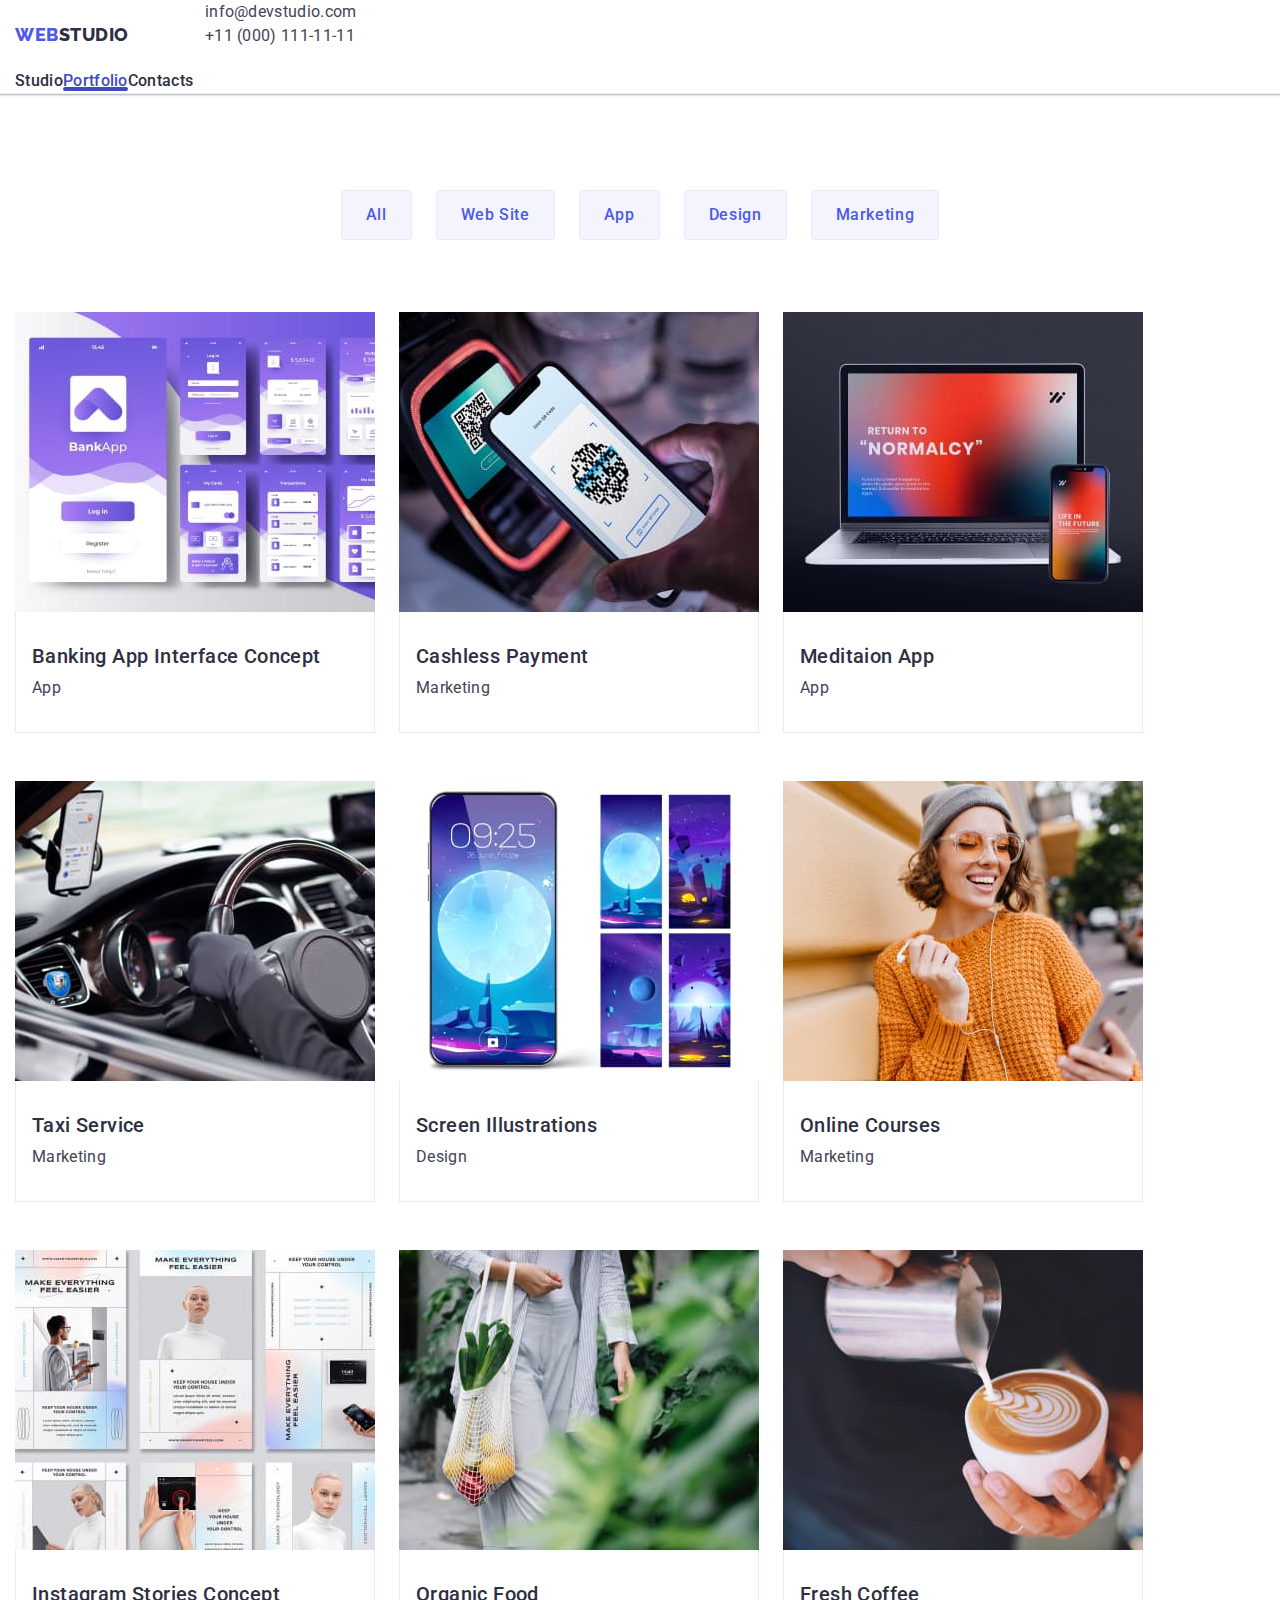
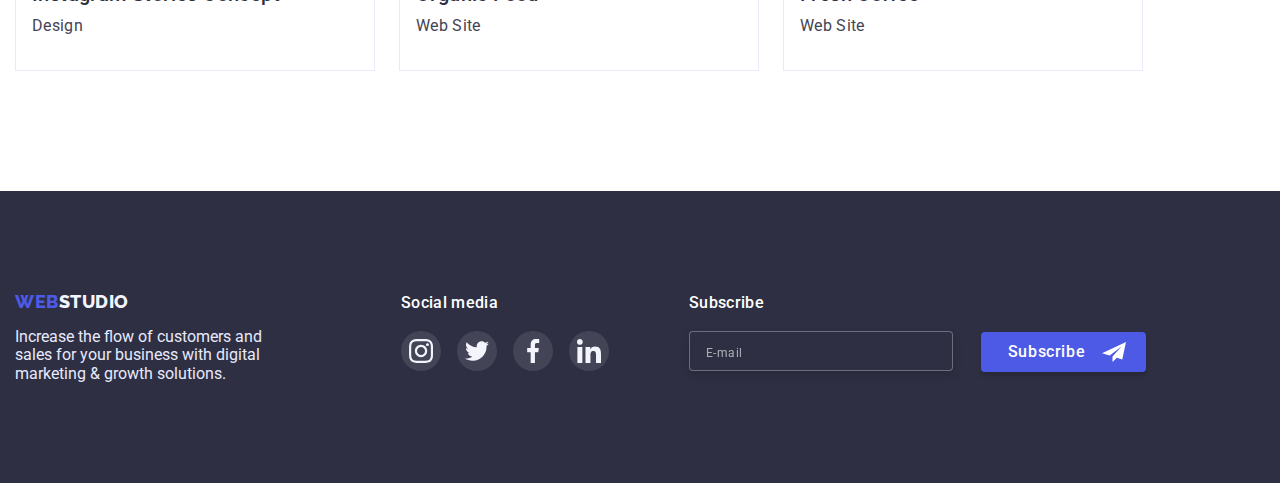
<file: portfolio.html>
<!DOCTYPE html>
<html lang="en">
  <head>
    <meta charset="UTF-8" />
    <meta http-equiv="X-UA-Compatible" content="IE=edge" />
    <meta name="viewport" content="width=device-width, initial-scale=1.0" />
    <link
      href="https://fonts.googleapis.com/css2?family=Raleway:wght@800&family=Roboto:wght@400;500;700;900&display=swap"
      rel="stylesheet"
    />
    <title>WebStudio</title>
    <link rel="stylesheet" href="./css/modern-normalize.css" />
    <link rel="preconnect" href="https://fonts.googleapis.com" />
    <link rel="preconnect" href="https://fonts.gstatic.com" crossorigin />
    <link rel="stylesheet" href="./css/styles.css" />
  </head>
  <body>
    <header class="header">
      <div class="container nav-container">
        <nav class="nav-header">
          <a href="./index.html" class="header-link logo-first link">Web<span class="logo-header">Studio</span>
          </a>
          <ul class="list site-nav">
            <li><a href="./index.html" class="transition header-link link header-nav">Studio</a></li>
            <li>
              <a href="./portfolio.html" class="header-link link header-nav active">Portfolio</a>
            </li>
            <li><a href="" class="transition header-link link header-nav">Contacts</a></li>
          </ul>
        </nav>
        <div class="additional-nav">
          <address>
            <ul class="list">
              <li>
                <a href="mailto:info@devstudio.com" class="transition header-link link header-contacts"
                  >info@devstudio.com</a
                >
              </li>
              <li>
                <a href="tel:+110001111111" class="transition header-link link header-contacts"
                  >+11 (000) 111-11-11</a
                >
              </li>
            </ul>
          </address>
        </div>
      </div>
    </header>
    <main>
      <section class="our-portfolio">
        <div class="container">
          <h1 class="visually-hidden">Portfolio</h1>
          <ul class="list portfolio-btn-list">
            <li><button type="button" class="transition portfolio-btn">All</button></li>
            <li>
              <button type="button" class="transition portfolio-btn">Web Site</button>
            </li>
            <li><button type="button" class="transition portfolio-btn">App</button></li>
            <li><button type="button" class="transition portfolio-btn">Design</button></li>
            <li>
              <button type="button" class="transition portfolio-btn">Marketing</button>
            </li>
          </ul>
          <ul class="list our-works">
            <li class="work-item">
              <a>
                <div class="portfolio-top-wrap">
                <img
                  src="./images/first-portf-photo.jpg"
                  alt="Banking app interface"
                  width="360"
                  class="work-img"
                />
                <div class="portfolio-item-overlay"><p class="overlay-dscr">14 Stylish and User-Friendly App Design Concepts · Task Manager App · Calorie Tracker App · Exotic Fruit Ecommerce App · Cloud Storage App</p></div>
              </div>
                <div class="work-rec">
                  <h3 class="work-dscr">Banking App Interface Concept</h3>
                  <p class="portfolio-filter">App</p>
                </div></a
              >
            </li>
            <li class="work-item">
              <a
                >
                <div class="portfolio-top-wrap"><img
                  src="./images/second-portf-photo.jpg"
                  alt="Payment by phone"
                  width="360"
                  class="work-img"
                />
                <div class="portfolio-item-overlay"><p class="overlay-dscr">14 Stylish and User-Friendly App Design Concepts · Task Manager App · Calorie Tracker App · Exotic Fruit Ecommerce App · Cloud Storage App</p></div>
              </div>
                <div class="work-rec">
                  <h3 class="work-dscr">Cashless Payment</h3>
                  <p class="portfolio-filter">Marketing</p>
                </div></a
              >
            </li>
            <li class="work-item">
              <a
                >
                <div class="portfolio-top-wrap"><img
                  src="./images/third-portf-photo.jpg"
                  alt="Laptop and phone"
                  width="360"
                  class="work-img"
                />
                <div class="portfolio-item-overlay"><p class="overlay-dscr">14 Stylish and User-Friendly App Design Concepts · Task Manager App · Calorie Tracker App · Exotic Fruit Ecommerce App · Cloud Storage App</p></div>
              </div>
                <div class="work-rec">
                  <h3 class="work-dscr">Meditaion App</h3>
                  <p class="portfolio-filter">App</p>
                </div></a
              >
            </li>
            <li class="work-item">
              <a
                >
                <div class="portfolio-top-wrap"><img
                  src="./images/four-portf-photo.jpg"
                  alt="Driwer place"
                  width="360"
                  class="work-img"
                />
                <div class="portfolio-item-overlay"><p class="overlay-dscr">14 Stylish and User-Friendly App Design Concepts · Task Manager App · Calorie Tracker App · Exotic Fruit Ecommerce App · Cloud Storage App</p></div>
              </div>
                <div class="work-rec">
                  <h3 class="work-dscr">Taxi Service</h3>
                  <p class="portfolio-filter">Marketing</p>
                </div></a
              >
            </li>
            <li class="work-item">
              <a
                >
                <div class="portfolio-top-wrap"><img
                  src="./images/fifth-portf-photo.jpg"
                  alt="Moon night on phone screen"
                  width="360"
                  class="work-img"
                />
                <div class="portfolio-item-overlay"><p class="overlay-dscr">14 Stylish and User-Friendly App Design Concepts · Task Manager App · Calorie Tracker App · Exotic Fruit Ecommerce App · Cloud Storage App</p></div>
              </div>
                <div class="work-rec">
                  <h3 class="work-dscr">Screen Illustrations</h3>
                  <p class="portfolio-filter">Design</p>
                </div></a
              >
            </li>
            <li class="work-item">
              <a
                >
                <div class="portfolio-top-wrap"><img
                  src="./images/sixth-portf-photo.jpg"
                  alt="Woman speaks on phone"
                  width="360"
                  class="work-img"
                />
                <div class="portfolio-item-overlay"><p class="overlay-dscr">14 Stylish and User-Friendly App Design Concepts · Task Manager App · Calorie Tracker App · Exotic Fruit Ecommerce App · Cloud Storage App</p></div>
              </div>
                <div class="work-rec">
                  <h3 class="work-dscr">Online Courses</h3>
                  <p class="portfolio-filter">Marketing</p>
                </div></a
              >
            </li>
            <li class="work-item">
              <a
                >
                <div class="portfolio-top-wrap"><img
                  src="./images/seventh-portf-photo.jpg"
                  alt="Concepts of instagram stories"
                  width="360"
                  class="work-img"
                />
                <div class="portfolio-item-overlay"><p class="overlay-dscr">14 Stylish and User-Friendly App Design Concepts · Task Manager App · Calorie Tracker App · Exotic Fruit Ecommerce App · Cloud Storage App</p></div>
              </div>
                <div class="work-rec">
                  <h3 class="work-dscr">Instagram Stories Concept</h3>
                  <p class="portfolio-filter">Design</p>
                </div></a
              >
            </li>
            <li class="work-item">
              <a
                >
                <div class="portfolio-top-wrap"><img
                  src="./images/eighth-portf-photo.jpg"
                  alt="Vegetables"
                  width="360"
                  class="work-img"
                />
                <div class="portfolio-item-overlay"><p class="overlay-dscr">14 Stylish and User-Friendly App Design Concepts · Task Manager App · Calorie Tracker App · Exotic Fruit Ecommerce App · Cloud Storage App</p></div>
              </div>
                <div class="work-rec">
                  <h3 class="work-dscr">Organic Food</h3>
                  <p class="portfolio-filter">Web Site</p>
                </div></a
              >
            </li>
            <li class="work-item">
              <a
                >
                <div class="portfolio-top-wrap"><img
                  src="./images/ninth-portf-photo.jpg"
                  alt="Coffee"
                  width="360"
                  class="work-img"
                />
                <div class="portfolio-item-overlay"><p class="overlay-dscr">14 Stylish and User-Friendly App Design Concepts · Task Manager App · Calorie Tracker App · Exotic Fruit Ecommerce App · Cloud Storage App</p></div>
              </div>
                <div class="work-rec">
                  <h3 class="work-dscr">Fresh Coffee</h3>
                  <p class="portfolio-filter">Web Site</p>
                </div></a
              >
            </li>
          </ul>
        </div>
      </section>
    </main>
    <footer class="footer">
      <div class="container">
        <ul class="footer-list list">
          <li class="footer-list-item">
            <a href="./index.html" class="logo-foot link"
              >Web<span class="logo-footer">Studio</span></a
            >
            <p class="footer-text">
              Increase the flow of customers and sales for your business with
              digital marketing & growth solutions.
            </p>
          </li>
          <li class="footer-list-item">
            <p class="footer-social-title">Social media</p>
            <ul class="footer-social-list list">
              <li class="footer-social-media">
                <a href="" class="transition footer-social link">
                  <svg class="footer-social-icon">
                    <use href="./images/symbol-defs.svg#icon-instagram"></use>
                  </svg>
                </a>
              </li>
              <li class="footer-social-media">
                <a href="" class="transition footer-social link">
                  <svg class="footer-social-icon">
                    <use href="./images/symbol-defs.svg#icon-twitter"></use>
                  </svg>
                </a>
              </li>
              <li class="footer-social-media">
                <a href="" class="transition footer-social link">
                  <svg class="footer-social-icon">
                    <use href="./images/symbol-defs.svg#icon-facebook"></use>
                  </svg>
                </a>
              </li>
              <li class="footer-social-media">
                <a href="" class="transition footer-social link">
                  <svg class="footer-social-icon">
                    <use href="./images/symbol-defs.svg#icon-linkedin"></use>
                  </svg>
                </a>
              </li>
            </ul>
            <li>
              <p class="footer-form-text-span">Subscribe</p>
              <form action="">
                <div class="footer-form-group">
                  <label class="footer-form-text">
                    <input type="text" placeholder="E-mail" class="footer-form-input">
                  </label>
                  <button class="footer-form-btn transition">Subscribe                   
                    <svg class="footer-form-icon">
                      <use href="./images/symbol-defs.svg#icon-telegram"></use>
                    </svg>
                  </button>
                </div>
              </form>
            </li>
          </li>
        </ul>
      </div>
    </footer>
  </body>
</html>
</file>
<file: css/styles.css>
:root {
  --Primary-brand-color: #4d5ae5;
  --Pressed-state-color: #404bbf;
  --Dark-color: #2e2f42;
  --Success-color: #31d0aa;
  --Text-color: #434455;
  --Subtle-text-color: #8e8f99;
  --Accent-color: #e7e9fc;
  --Light-color: #f4f4fd;
  --Modal-overlay-color: #2e2f42;
  --Hero-background-color: #2e2f42;
  --Hero-text-color: #ffffff;
  --basic-margin: 120px;
  --second-margin: 24px;
}

h1,
h2,
h3,
h4,
h5,
h6,
p {
  margin: 0;
}

.transition {
  transition: color 250ms cubic-bezier(0.4, 0, 0.2, 1),
    background 250ms cubic-bezier(0.4, 0, 0.2, 1),
    border 250ms cubic-bezier(0.4, 0, 0.2, 1);
}

ul {
  margin: 0;
  padding: 0;
}

img {
  display: block;
}

body {
  background-color: var(--Hero-text-color);
  font-family: "Roboto", sans-serif;
  color: var(--Dark-color);
}

.scroll-disabled{
  overflow: hidden;
}

.container {
  width: 100%;
  margin: 0 auto;
  padding-left: 15px;
  padding-right: 15px;
}

.list {
  list-style: none;
}

.visually-hidden {
  position: absolute;
  width: 1px;
  height: 1px;
  margin: -1px;
  border: 0;
  padding: 0;
  white-space: nowrap;
  clip-path: inset(100%);
  clip: rect(0 0 0 0);
  overflow: hidden;
}

.link {
  text-decoration: none;
}
/* header */

.header-modal-close-icon {
  width: 8px;
  height: 8px;
  position: absolute;
  top: 50%;
  left: 50%;
  transform: translate(-50%, -50%);
  fill: currentColor;
}



.header-modal-close {
  position: absolute;
  right: 24px;
  top: 24px;
  background: var(--Accent-color);
  border: 1px solid rgba(0, 0, 0, 0.1);
  border-radius: 50%;
  align-items: center;
  height: 24px;
  width: 24px;
}

.header-modal-close:hover,
.header-modal-close:focus {
  cursor: pointer;
  background: var(--Pressed-state-color);
  border-color: var(--Pressed-state-color);
  border-radius: 50%;
}

.header-modal-close:is(:hover, :focus) {
  color: var(--Hero-text-color);
}


.header {
  border-bottom: 1px solid var(--Accent-color);
  box-shadow: 0px 2px 1px rgba(46, 47, 66, 0.08),
    0px 1px 1px rgba(46, 47, 66, 0.16), 0px 1px 6px rgba(46, 47, 66, 0.08);
}


.logo-first {
  padding-top: 24px;
  padding-bottom: 24px;
}



.site-nav {
  display: flex;
}

.logo-first {
  font-family: "Raleway";
  font-style: normal;
  font-weight: 800;
  font-size: 18px;
  line-height: calc(21 / 18);
  display: flex;
  align-items: center;
  letter-spacing: 0.03em;
  text-transform: uppercase;
  color: var(--Primary-brand-color);
  margin-right: 76px;
  padding-left: 0;
}



.nav-container {
  display: flex;
  position: relative;
}

.logo-header {
  color: var(--Dark-color);
}

.header-nav {
  font-weight: 500;
  font-size: 16px;
  line-height: calc(24 / 16);
  letter-spacing: 0.02em;
  color: var(--Dark-color);
  position: relative;

}

.header-link.active::after {
  content: "";
  width: 100%;
  height: 4px;
  border-radius: 2px;
  background: var(--Pressed-state-color);
  position: absolute;
  left: 0;
  bottom: -1px;
}

.header-link.active {
  color: var(--Pressed-state-color);
}



.header-contacts {
  font-size: 16px;
  line-height: calc(24 / 16);
  letter-spacing: 0.02em;
  color: var(--Text-color);
  font-style: normal;
}

.header-nav:hover,
.header-nav:focus {
  color: var(--Pressed-state-color);
}

.header-contacts:hover,
.header-contacts:focus {
  color: var(--Pressed-state-color);
}

/* main page */

/* hero sectoin */
.hero-main {
  padding-bottom: 188px;
  padding-top: 188px;
  text-align: center;
  background-image: linear-gradient(
      rgba(46, 47, 66, 0.7),
      rgba(46, 47, 66, 0.7)
    ),
    url(../images/mobile-background.jpg);
  background-repeat: no-repeat;
  background-position: center;
  background-size: 768px;
}

.hero-hover {
  font-weight: 700;
  letter-spacing: 0.02em;
  color: var(--Hero-text-color);
}

.hero-btn {
  font-family: "Roboto";
  font-style: normal;
  font-weight: 500;
  font-size: 16px;
  line-height: calc(24 / 16);
  align-items: center;
  letter-spacing: 0.04em;
  color: var(--Hero-text-color);
  background: var(--Primary-brand-color);
  box-shadow: 0px 4px 4px rgba(0, 0, 0, 0.15);
  border-radius: 4px;
  width: 169px;
  height: 56px;
  border: none;
}

.hero-btn:hover,
.hero-btn:focus {
  cursor: pointer;
  background: var(--Pressed-state-color);
}

/*Advantages */

.advantages-icon {
  width: 64px;
  height: 64px;
}

.advantages-icon-box {
  padding-bottom: 8px;
  display: flex;
  justify-content: center;
  align-items: center;
  padding-top: 24px;
  padding-bottom: 24px;
  background-color: var(--Light-color);
  border-radius: 4px;
}


/* our team */
.our-team {
  background-color: var(--Light-color);
  padding-top: 120px;
  padding-bottom: 120px;
}

.team-title {
  font-weight: 700;
  font-size: 36px;
  line-height: calc(40 / 36);
  text-align: center;
  letter-spacing: 0.02em;
  text-transform: capitalize;
  margin-left: auto;
  margin-right: auto;
  margin-bottom: 72px;
}

.team-item {
  width: 100%;
}

.team-item {
  width: 264px;
}

.team-member-list {
  display: flex;
  flex-wrap: wrap;
  column-gap: 24px;
  row-gap: 72px;
}

.team-member-descr-list {
  background-color: var(--Hero-text-color);
  text-align: center;
  box-shadow: 0px 1px 6px rgba(46, 47, 66, 0.08),
    0px 1px 1px rgba(46, 47, 66, 0.16), 0px 2px 1px rgba(46, 47, 66, 0.08);
  border-radius: 0px 0px 4px 4px;
  padding-top: 32px;
  padding-bottom: 32px;
  padding-left: 16px;
  padding-right: 16px;
}

.team-member-name {
  padding-bottom: 8px;
}


.team-member-social-list {
  display: flex;
  justify-content: center;
  gap: 24px;
  padding-top: 8px;
}

.social-media {
  width: 40px;
  height: 40px;
}
.header-link.active
.team-member-social {
  color: var(--Hero-text-color);
  background-color: var(--Primary-brand-color);
  display: flex;
  justify-content: center;
  align-items: center;
  width: 100%;
  height: 100%;
  border-radius: 50%;
}

.member-social-icon {
  width: 16px;
  height: 16px;
}

.team-member-social:is(:hover, :focus) {
  background-color: var(--Pressed-state-color);
}

/* costumers */
.costumer {
  padding-bottom: 120px;
  display: flex;
  justify-content: center;
  align-items: center;
  flex-wrap: wrap;
}

.customers-title {
  font-weight: 700;
  font-size: 36px;
  line-height: calc(40 / 36);
  text-align: center;
  letter-spacing: 0.02em;
  text-transform: capitalize;
  margin-bottom: 72px;
}

.customer-list {
  display: flex;
  justify-content: center;
  align-items: center;
  flex-wrap: wrap;
  gap: 24px;
}

.customer-list-item {
  width: 168px;
  height: 88px;
}

.customer-link {
  border: 1px solid var(--Subtle-text-color);
  color: var(--Subtle-text-color);
  border-radius: 4px;
  display: flex;
  justify-content: center;
  align-items: center;
  width: 100%;
  height: 100%;
  padding: 16px 32px;
}

.customer-icon {
  width: 104px;
  height: 56px;
  fill: currentColor;
}

.customer-link:is(:hover, :focus) {
  border-color: var(--Pressed-state-color);
  color: var(--Pressed-state-color);
}

/* portfolio */

/* portfolio-btn`s */
.our-portfolio {
  padding-top: 96px;
}

.portfolio-btn-list {
  display: flex;
  margin-bottom: 72px;
  justify-content: center;
}

.portfolio-btn {
  font-family: "Roboto";
  font-style: normal;
  font-weight: 500;
  font-size: 16px;
  line-height: calc(24 / 16);
  align-items: center;
  text-align: center;
  letter-spacing: 0.04em;
  color: var(--Primary-brand-color);
  background-color: var(--Light-color);
  border: 1px solid var(--Accent-color);
  padding: 12px 24px;
  border-radius: 4px;
}

.portfolio-btn-list > li:not(:last-child) {
  margin-right: var(--second-margin);
}

.portfolio-btn:hover,
.portfolio-btn:focus {
  background: var(--Pressed-state-color);
  box-shadow: 0px 3px 1px rgba(0, 0, 0, 0.1), 0px 2px 1px rgba(0, 0, 0, 0.08),
    0px 2px 2px rgba(0, 0, 0, 0.12);
  border-color: var(--Pressed-state-color);
  color: var(--Hero-text-color);
  cursor: pointer;
}
/* our works */
.our-works {
  margin-bottom: var(--basic-margin);
  display: flex;
  flex-wrap: wrap;
}

.work-item:not(:nth-child(3n)) {
  margin-right: var(--second-margin);
}

.work-item:not(:nth-last-child(-n + 3)) {
  margin-bottom: 48px;
}

.work-item:hover,
.work-item:focus {
  box-shadow: 0px 1px 6px rgba(46, 47, 66, 0.08),
    0px 1px 1px rgba(46, 47, 66, 0.16), 0px 2px 1px rgba(46, 47, 66, 0.08);
}

.work-rec {
  border: 1px solid var(--Accent-color);
  border-top: 0;
  padding-top: 32px;
  padding-bottom: 32px;
  padding-left: 16px;
}

.work-dscr {
  font-weight: 500;
  font-size: 20px;
  line-height: calc(24 / 20);
  letter-spacing: 0.02em;
  margin-bottom: 8px;
}

.portfolio-filter {
  font-size: 16px;
  line-height: calc(24 / 16);
  letter-spacing: 0.02em;
  color: var(--Text-color);
}

.portfolio-top-wrap {
  position: relative;
  overflow: hidden;
}

.portfolio-item-overlay {
  background-color: var(--Primary-brand-color);
  width: 100%;
  height: 100%;
  position: absolute;
  top: 0;
  left: 0;
  transform: translateY(100%);
  transition-duration: 250ms;
  transition-timing-function: cubic-bezier(0.4, 0, 0.2, 1);
  overflow: auto;
}

.work-item:hover .portfolio-item-overlay,
.work-item:focus .portfolio-item-overlay {
  transform: translateY(0%);
}

/* footer */
.footer {
  background-color: var(--Dark-color);
  padding-top: 100px;
  padding-bottom: 100px;
}

.footer-list {
  display: flex;
  margin-right: auto;
  margin-left: auto;
}

.footer-list-item:first-child {
  margin-right: 120px;
}

.footer-list-item {
  margin-right: 80px;
}

.footer-list-item:last-child {
  margin-right: 0px;
}

.logo-foot {
  font-family: "Raleway";
  font-weight: 800;
  font-size: 18px;
  line-height: calc(21 / 18);
  display: flex;
  align-items: center;
  letter-spacing: 0.03em;
  text-transform: uppercase;
  color: var(--Primary-brand-color);
  margin-bottom: 16px;
}

.logo-footer {
  color: var(--Light-color);
}

.footer-text {
  color: var(--Accent-color);
  width: 266px;
}

.footer-social-title {
  font-weight: 500;
  font-size: 16px;
  line-height: 24px;
  letter-spacing: 0.02em;
  color: var(--Hero-text-color);
  margin-bottom: 16px;
}

.footer-social-list {
  display: flex;
  justify-content: center;
  gap: 16px;
}

.footer-social-media {
  width: 40px;
  height: 40px;
}

.footer-social {
  color: var(--Hero-text-color);
  background: rgba(255, 255, 255, 0.1);
  display: flex;
  justify-content: center;
  align-items: center;
  width: 100%;
  height: 100%;
  border-radius: 50%;
}

.footer-social-icon {
  width: 24px;
  height: 24px;
}

.footer-social:is(:hover, :focus) {
  background-color: var(--Success-color);
}

.footer-form-btn {
  font-family: "Roboto";
  font-style: normal;
  font-weight: 500;
  font-size: 16px;
  line-height: calc(24 / 16);
  padding-right: 40px;
  letter-spacing: 0.04em;
  color: var(--Hero-text-color);
  background: var(--Primary-brand-color);
  box-shadow: 0px 4px 4px rgba(0, 0, 0, 0.15);
  border-radius: 4px;
  width: 165px;
  height: 40px;
  border: none;
  margin-left: 24px;
  position: relative;
}

.footer-form-icon {
  width: 24px;
  height: 24px;
  position: absolute;
  top: 8px;
  right: 8px;
  transform: translate(-50%);
  fill: currentColor;
}

.modal-close-icon {
  width: 8px;
  height: 8px;
  position: absolute;
  top: 50%;
  left: 50%;
  transform: translate(-50%, -50%);
  fill: currentColor;
}

.modal-close {
  position: absolute;
  right: 24px;
  top: 24px;
  background: var(--Accent-color);
  border: 1px solid rgba(0, 0, 0, 0.1);
  border-radius: 50%;
  align-items: center;
  height: 24px;
  width: 24px;
}

.footer-form-btn:is(:hover, :focus) {
  cursor: pointer;
  background: var(--Pressed-state-color);
}

.footer-form-text-span {
  font-weight: 500;
  font-size: 16px;
  line-height: 24px;
  letter-spacing: 0.02em;
  color: var(--Hero-text-color);
  display: block;
  padding-bottom: 16px;
}

.footer-form-input {
border: 1px solid rgba(255, 255, 255, 0.3);
filter: drop-shadow(0px 4px 4px rgba(0, 0, 0, 0.15));
border-radius: 4px;
width: 264px;
height: 40px;
background-color: var(--Hero-background-color);
outline: transparent;
padding-left: 16px;
color: rgba(255, 255, 255, 0.6);
}


.footer-form-input::placeholder {
font-size: 12px;
line-height: 24px;
display: flex;
align-items: center;
letter-spacing: 0.04em;
color: rgba(255, 255, 255, 0.6);
}

/* Modal */

.backdrop {
  background-color: rgba(46, 47, 66, 0.4);
  position: relative;
  width: 100%;
  height: 100%;
  position: fixed;
  top: 0;
  left: 0;
  transition: opacity 250ms cubic-bezier(0.4, 0, 0.2, 1),
    visibility 250ms cubic-bezier(0.4, 0, 0.2, 1);
}

.is-hidden {
  visibility: hidden;
  opacity: 0;
  pointer-events: none;
}

.modal {
  background-color: var(--Hero-text-color);
  max-width: 408px;
  max-height: 576px;
  position: absolute;
  top: 50%;
  left: 50%;
  transform: translate(-50%, -50%);
  box-shadow: 0px 1px 1px rgba(0, 0, 0, 0.14), 0px 1px 3px rgba(0, 0, 0, 0.12),
    0px 2px 1px rgba(0, 0, 0, 0.2);
  border-radius: 4px;
}

.overlay-dscr {
  font-size: 16px;
  line-height: calc(24 / 16);
  letter-spacing: 0.02em;
  color: var(--Light-color);
  margin-top: 40px;
  margin-right: 32px;
  margin-left: 32px;
}

.modal-close-icon {
  width: 8px;
  height: 8px;
  position: absolute;
  top: 50%;
  left: 50%;
  transform: translate(-50%, -50%);
  fill: currentColor;
}



.modal-close {
  position: absolute;
  right: 24px;
  top: 24px;
  background: var(--Accent-color);
  border: 1px solid rgba(0, 0, 0, 0.1);
  border-radius: 50%;
  align-items: center;
  height: 24px;
  width: 24px;
}

.modal-close:hover,
.modal-close:focus {
  cursor: pointer;
  background: var(--Pressed-state-color);
  border-color: var(--Pressed-state-color);
  border-radius: 50%;
}

.modal-close:is(:hover, :focus) {
  color: var(--Hero-text-color);
}

.modal-title {
  font-family: 'Roboto';
  font-style: normal;
  font-weight: 500;
  font-size: 16px;
  line-height: calc(24/16);
  text-align: center;
  letter-spacing: 0.02em;
  color: var(--Hero-background-color);
  padding-top: 72px;
  padding-bottom: 16px;
}

.form-input{
  width: 100%;
  border: 1px solid rgba(33, 33, 33, 0.2);
  border-radius: 4px;
  height: 40px;
  padding-left: 38px;
  outline: transparent;
}

.form-input:is(:hover, :focus) {
  border: 1px solid var(--Primary-brand-color);
  border-radius: 4px;
}

.form-feedback{
  width: 100%;
  border: 1px solid rgba(33, 33, 33, 0.2);
  border-radius: 4px;
  height: 40px;
  padding-left: 38px;
  outline: transparent;
}

.form-feedback:is(:hover, :focus) {
  border: 1px solid var(--Primary-brand-color);
  border-radius: 4px;
}

.form-input:is(:hover, :focus) + .form-icon {
  fill: var();
}

.form-btn {
  font-family: "Roboto";
  font-style: normal;
  font-weight: 500;
  font-size: 16px;
  line-height: calc(24 / 16);
  align-items: center;
  letter-spacing: 0.04em;
  color: var(--Hero-text-color);
  background: var(--Primary-brand-color);
  box-shadow: 0px 4px 4px rgba(0, 0, 0, 0.15);
  border-radius: 4px;
  width: 169px;
  height: 56px;
  border: none;
}

.form-btn:is(:hover, :focus) {
  cursor: pointer;
  background: var(--Pressed-state-color);
}

.form-text span {
  font-size: 12px;
  line-height: 16px;
  letter-spacing: 0.04em;
  color: var(--Subtle-text-color);
  padding-bottom: 4px;
  display: block;
}

.form-feedback::placeholder {
  font-size: 12px;
  line-height: 16px;
  letter-spacing: 0.04em;
  color: rgba(117, 117, 117, 0.5);
}



.form-group {
  padding-bottom: 8px;
}

.form-control {
  position: relative;
}

.form-icon {
  left: 16px;
  width: 18px;
  height: 24px;
  position: absolute;
  transform: translateY(-50%);
  top: 50%;
}

.form-feedback {
  width: 100%;
  border: 1px solid rgba(33, 33, 33, 0.2);
  border-radius: 4px;
  height: 40px;
  height: 120px;
  padding-top: 8px;
  padding-left: 16px;
}

.form-checkbox-text {
  font-size: 12px;
line-height: 16px;
letter-spacing: 0.04em;
color: #757575;
flex: none;
order: 1;
flex-grow: 0;
}

.form-checkbox-group {
  padding-bottom: 24px;
  display: flex;
  justify-content: center;
}

.form-btn-group {
  text-align: center;
}

.form-input:focus {
  border-color: var(--Primary-brand-color);
}

.form-input:focus + .form-icon {
  fill: var(--Primary-brand-color);
}

.form-lable-checkbox {
  font-size: 12px;
  line-height: 16px;
  letter-spacing: 0.04em;
  color: #757575;
  flex: none;
  order: 1;
  flex-grow: 0;
  display: flex;
  align-items: center;
}

.form-lable-checkbox::before {
  content: '';
  display: block;
  width: 16px;
  height: 16px;
  border: 1.25px solid var(--Dark-color);
  border-radius: 2px;
  margin-right: 8px;
}

.form-checkbox:checked + .form-lable-checkbox::before {
  background-color: var(--Pressed-state-color);
  border-color: var(--Pressed-state-color);
  background-image: url(../images/vector.svg);
  background-repeat: no-repeat;
  background-position: center;
}

.checkbox-policy-link {
  font-size: 12px;
line-height: 16px;
letter-spacing: 0.04em;
color: var(--Primary-brand-color);
flex: none;
order: 1;
flex-grow: 0;
padding-left: 4px;
}
</file>
